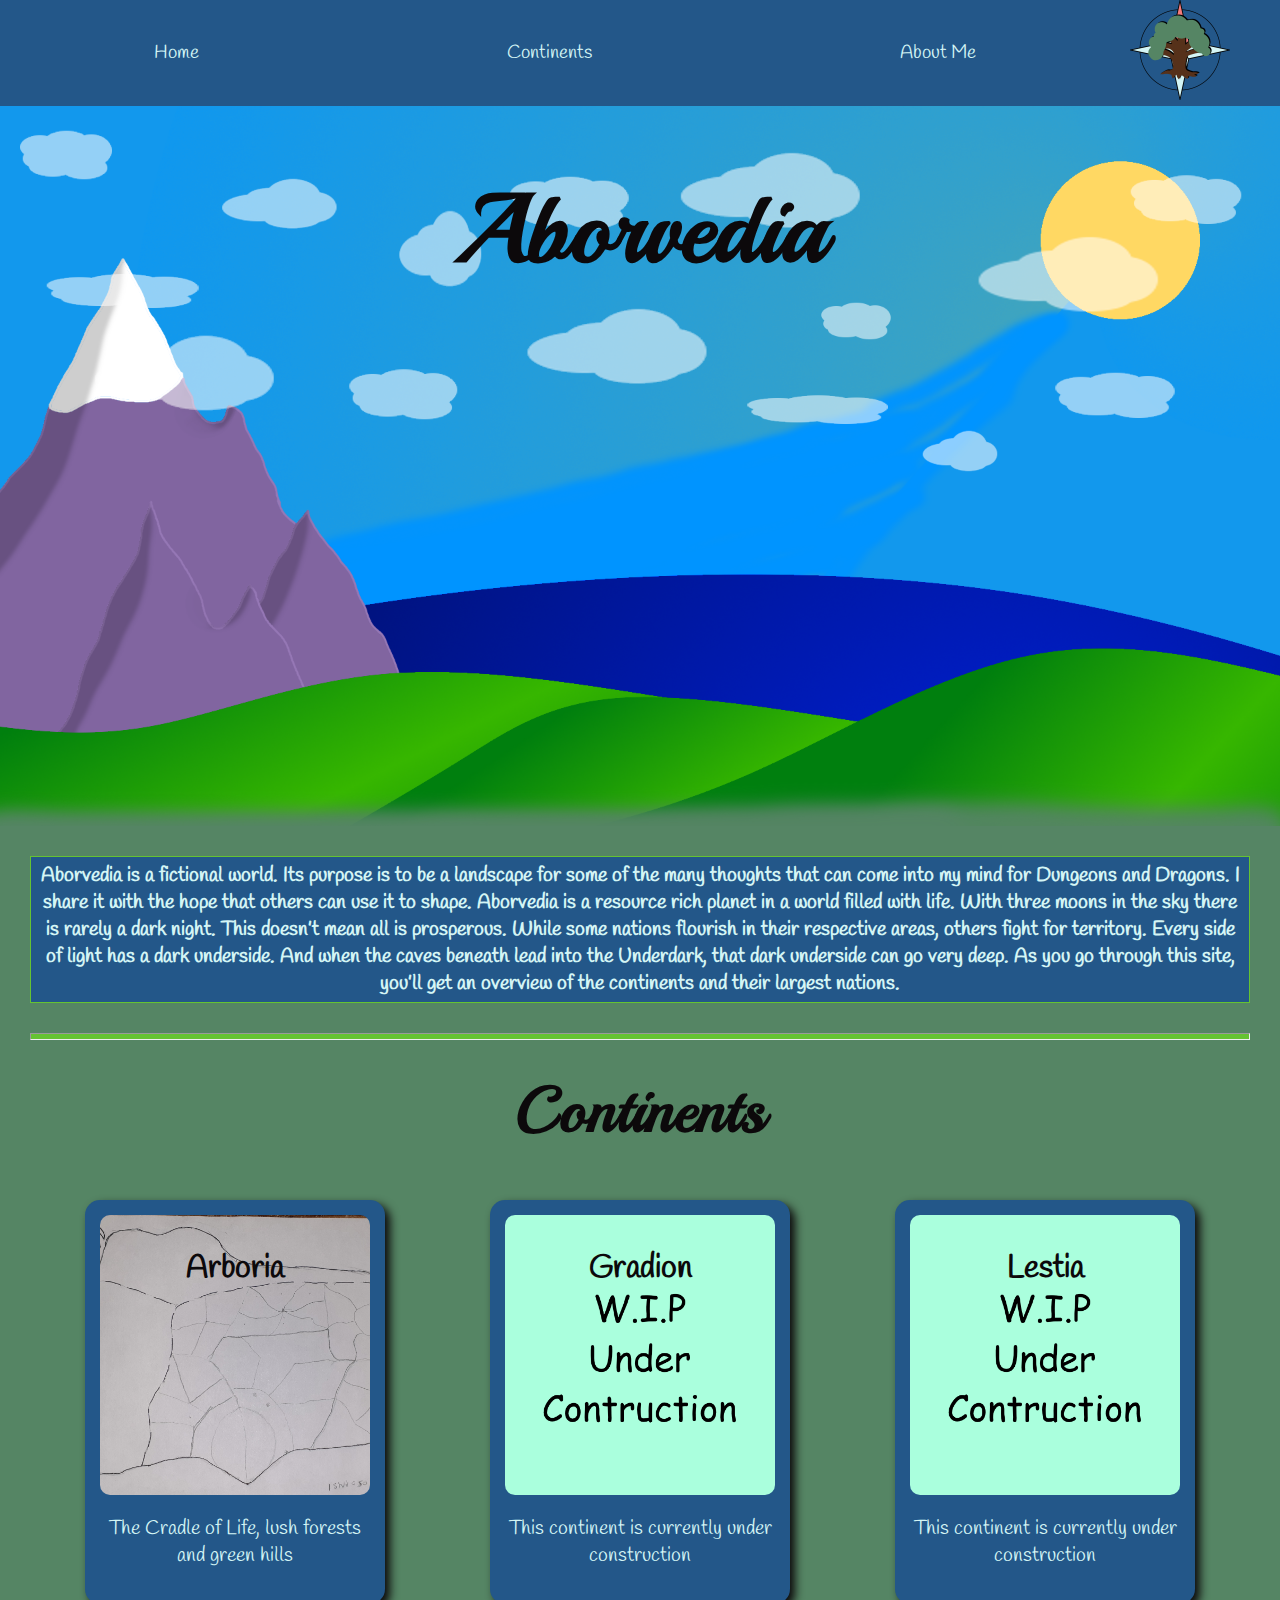
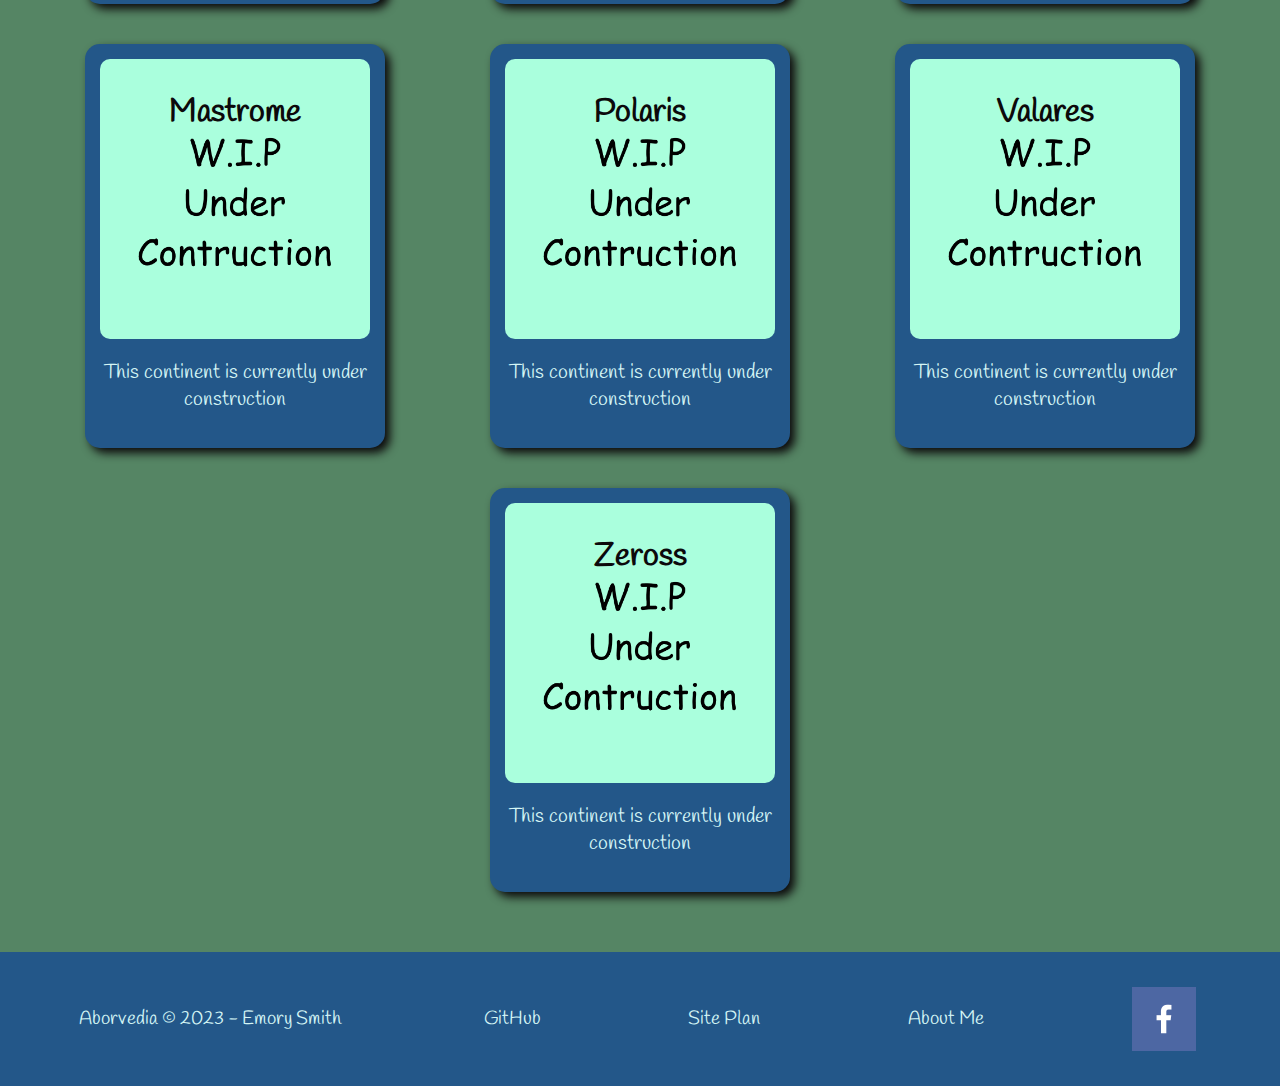
<file: personal-site/index.html>
<!DOCTYPE html>
<html lang="en">
<head>
    <meta charset="UTF-8">
    <meta name="viewport" content="width=device-width, initial-scale=1.0">
    <title>Aborvedia</title>
    <link rel="stylesheet" href="styles/style.css">
</head>
<body>
<div id="content">
<header>
    <nav>
        <a href="index.html">Home</a>
        <div class="drop-down">
            <button class="drop-button">Continents</button>
            <div class="drop-content">
                <a href="arboria.html">Arboria</a>
                <a href="#">Gradion</a>
                <a href="#">Lestia</a>
                <a href="#">Mastrome</a>
                <a href="#">Polaris</a>
                <a href="#">Valares</a>
                <a href="#">Zeross</a>
            </div>
        </div>
        <a href="about-me.html">About Me</a>
    </nav>
    <a href="index.html" id="logo-link">
        <img class="logo" src="images/Personal-Site-Logo-Alt.png" alt="Aborvedia Logo">
    </a>
</header>
<div id="home">
    <div class="home-box">
        <img class="title-image" src="images/title-image.png" alt="Drawing of a landscape">
        <h1 class="home-title">Aborvedia</h1>
    </div>
    <p class="aborvedia-intro">
        Aborvedia is a fictional world. Its purpose is to be a landscape for some of the many thoughts that can come into my mind for Dungeons and Dragons. I share it with the hope that others can use it to shape. Aborvedia is a resource rich planet in a world filled with life. With three moons in the sky there is rarely a dark night. This doesn’t mean all is prosperous. While some nations flourish in their respective areas, others fight for territory. Every side of light has a dark underside. And when the caves beneath lead into the Underdark, that dark underside can go very deep. As you go through this site, you’ll get an overview of the continents and their largest nations.
    </p>
</div>
<hr>
<main>
<h2 class="section-title">Continents</h2>
<div id="continents">
    <section class="continent-card">
        <a href="arboria.html"></a>    
        <h3 class="continent-card-title">Arboria</h3>
        <img class="continent-card-image" src="images/arboria-map.jpg" alt="Map of Arboria">
        <p>The Cradle of Life, lush forests and green hills</p>
    </section>
    <section class="continent-card">    
        <a href="#"></a>
        <h3 class="continent-card-title">Gradion</h3>
        <img class="continent-card-image" src="images/WIP.png" alt="W.I.P.">
        <p>This continent is currently under construction</p>
    </section>
    <section class="continent-card">    
        <a href="#"></a>
        <h3 class="continent-card-title">Lestia</h3>
        <img class="continent-card-image" src="images/WIP.png" alt="W.I.P.">
        <p>This continent is currently under construction</p>   
    </section>
    <section class="continent-card">  
        <a href="#"></a>  
        <h3 class="continent-card-title">Mastrome</h3>
        <img class="continent-card-image" src="images/WIP.png" alt="W.I.P.">
        <p>This continent is currently under construction</p> 
    </section>
    <section class="continent-card">   
        <a href="#"></a> 
        <h3 class="continent-card-title">Polaris</h3>
        <img class="continent-card-image" src="images/WIP.png" alt="W.I.P.">
        <p>This continent is currently under construction</p>
    </section>
    <section class="continent-card">  
        <a href="#"></a> 
        <h3 class="continent-card-title">Valares</h3>
        <img class="continent-card-image" src="images/WIP.png" alt="W.I.P.">
        <p>This continent is currently under construction</p>
    </section>
    <section class="continent-card"> 
        <a href="#"></a>   
        <h3 class="continent-card-title">Zeross</h3>
        <img class="continent-card-image" src="images/WIP.png" alt="W.I.P.">
        <p>This continent is currently under construction</p>    
    </section>
</div>
</main>
<footer>
    <p>Aborvedia &copy; 2023 - Emory Smith</p>
    <p><a href="https://github.com/ESmithByui">GitHub</a></p>
    <p><a href="site-plan.html">Site Plan</a></p>
    <p><a href="about-me.html">About Me</a></p>
    <a class="facebook-link" href="https://www.facebook.com/emory.smith.5264/">
        <img src="images/facebook.png" alt="facebook">
    </a>
</footer>
</div>
</body>
</html>
</file>
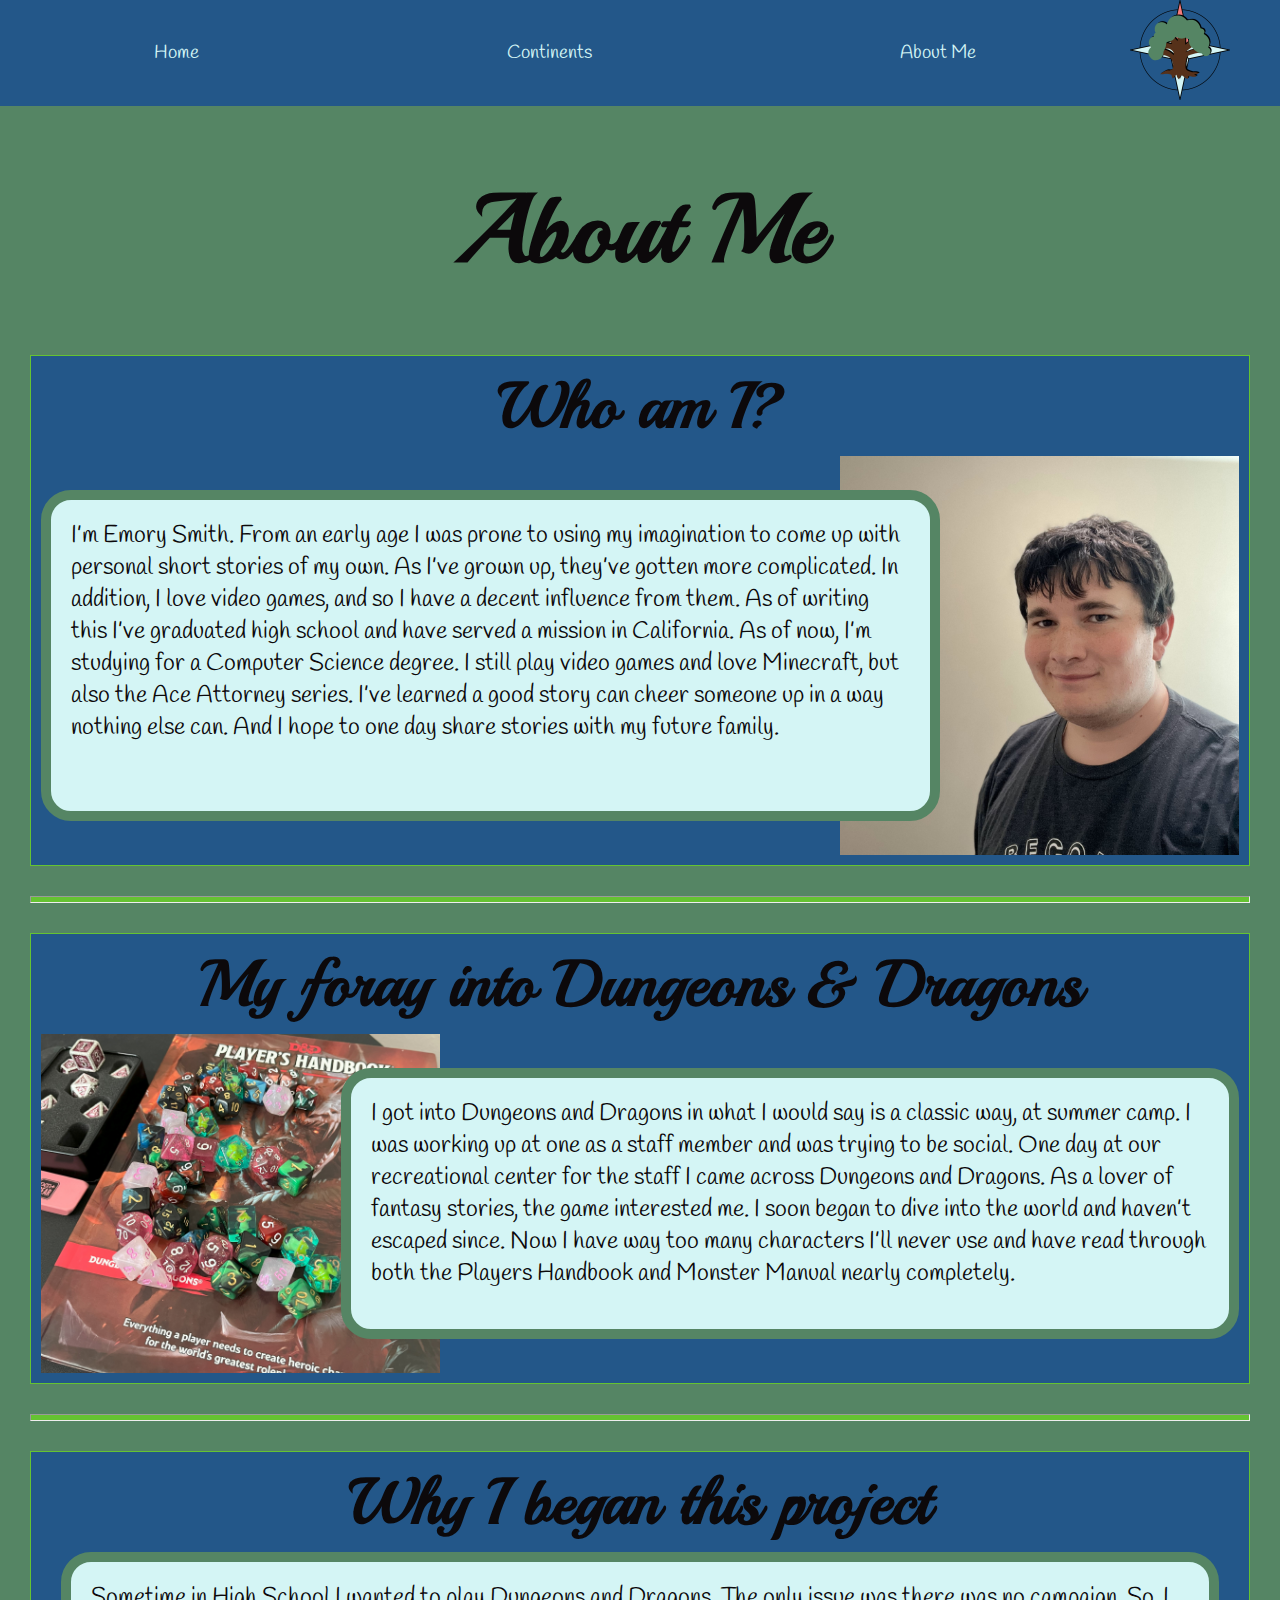
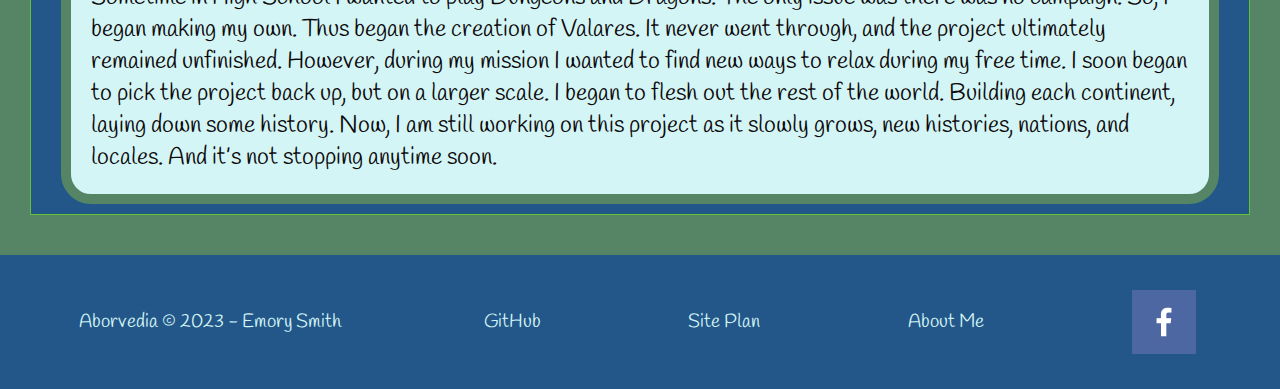
<file: personal-site/about-me.html>
<!DOCTYPE html>
<html lang="en">
<head>
    <meta charset="UTF-8">
    <meta name="viewport" content="width=device-width, initial-scale=1.0">
    <title>About Emory</title>
    <link rel="stylesheet" href="styles/style.css">
</head>
<body>
<div id="content">
<header>
    <nav>
        <a href="index.html">Home</a>
        <div class="drop-down">
            <button class="drop-button">Continents</button>
            <div class="drop-content">
                <a href="arboria.html">Arboria</a>
                <a href="#">Gradion</a>
                <a href="#">Lestia</a>
                <a href="#">Mastrome</a>
                <a href="#">Polaris</a>
                <a href="#">Valares</a>
                <a href="#">Zeross</a>
            </div>
        </div>
        <a href="about-me.html">About Me</a>
    </nav>
    <a href="index.html" id="logo-link">
        <img class="logo" src="images/Personal-Site-Logo-Alt.png" alt="Aborvedia Logo">
    </a>
</header>
<h1 class="about-me-title">About Me</h1>
<main>
    <section class="about-section">
        <h2 class="about-topic">Who am I?</h2>
        <p class="about-emory">
            I’m Emory Smith. From an early age I was prone to using my imagination to come up with personal short stories of my own. As I’ve grown up, they’ve gotten more complicated. In addition, I love video games, and so I have a decent influence from them. As of writing this I’ve graduated high school and have served a mission in California. As of now, I’m studying for a Computer Science degree. I still play video games and love Minecraft, but also the Ace Attorney series. I’ve learned a good story can cheer someone up in a way nothing else can. And I hope to one day share stories with my future family.
        </p>
        <img class="about-emory-img" src="images/Emory.jpg" alt="Picture of Emory">
    </section>
    <hr>
    <section class="about-section">
        <h2 class="about-topic">My foray into Dungeons & Dragons</h2>
        <p class="about-dnd">
            I got into Dungeons and Dragons in what I would say is a classic way, at summer camp. I was working up at one as a staff member and was trying to be social. One day at our recreational center for the staff I came across Dungeons and Dragons. As a lover of fantasy stories, the game interested me. I soon began to dive into the world and haven’t escaped since. Now I have way too many characters I’ll never use and have read through both the Players Handbook and Monster Manual nearly completely.
        </p>
        <img class="about-dnd-img" src="images/Dice-E.jpg" alt="Picture of dice">
    </section>
    <hr>
    <section class="about-section">
        <h2 class="about-topic">Why I began this project</h2>
        <p class=about-project>
            Sometime in High School I wanted to play Dungeons and Dragons. The only issue was there was no campaign. So, I began making my own. Thus began the creation of Valares. It never went through, and the project ultimately remained unfinished. However, during my mission I wanted to find new ways to relax during my free time. I soon began to pick the project back up, but on a larger scale. I began to flesh out the rest of the world. Building each continent, laying down some history. Now, I am still working on this project as it slowly grows, new histories, nations, and locales. And it’s not stopping anytime soon.
        </p>
    </section>
</main>
<footer>
    <p>Aborvedia &copy; 2023 - Emory Smith</p>
    <p><a href="https://github.com/ESmithByui">GitHub</a></p>
    <p><a href="site-plan.html">Site Plan</a></p>
    <p><a href="about-me.html">About Me</a></p>
    <a class="facebook-link" href="https://www.facebook.com/emory.smith.5264/">
        <img src="images/facebook.png" alt="facebook">
    </a>
</footer>
</div>
</body>
</html>
</file>
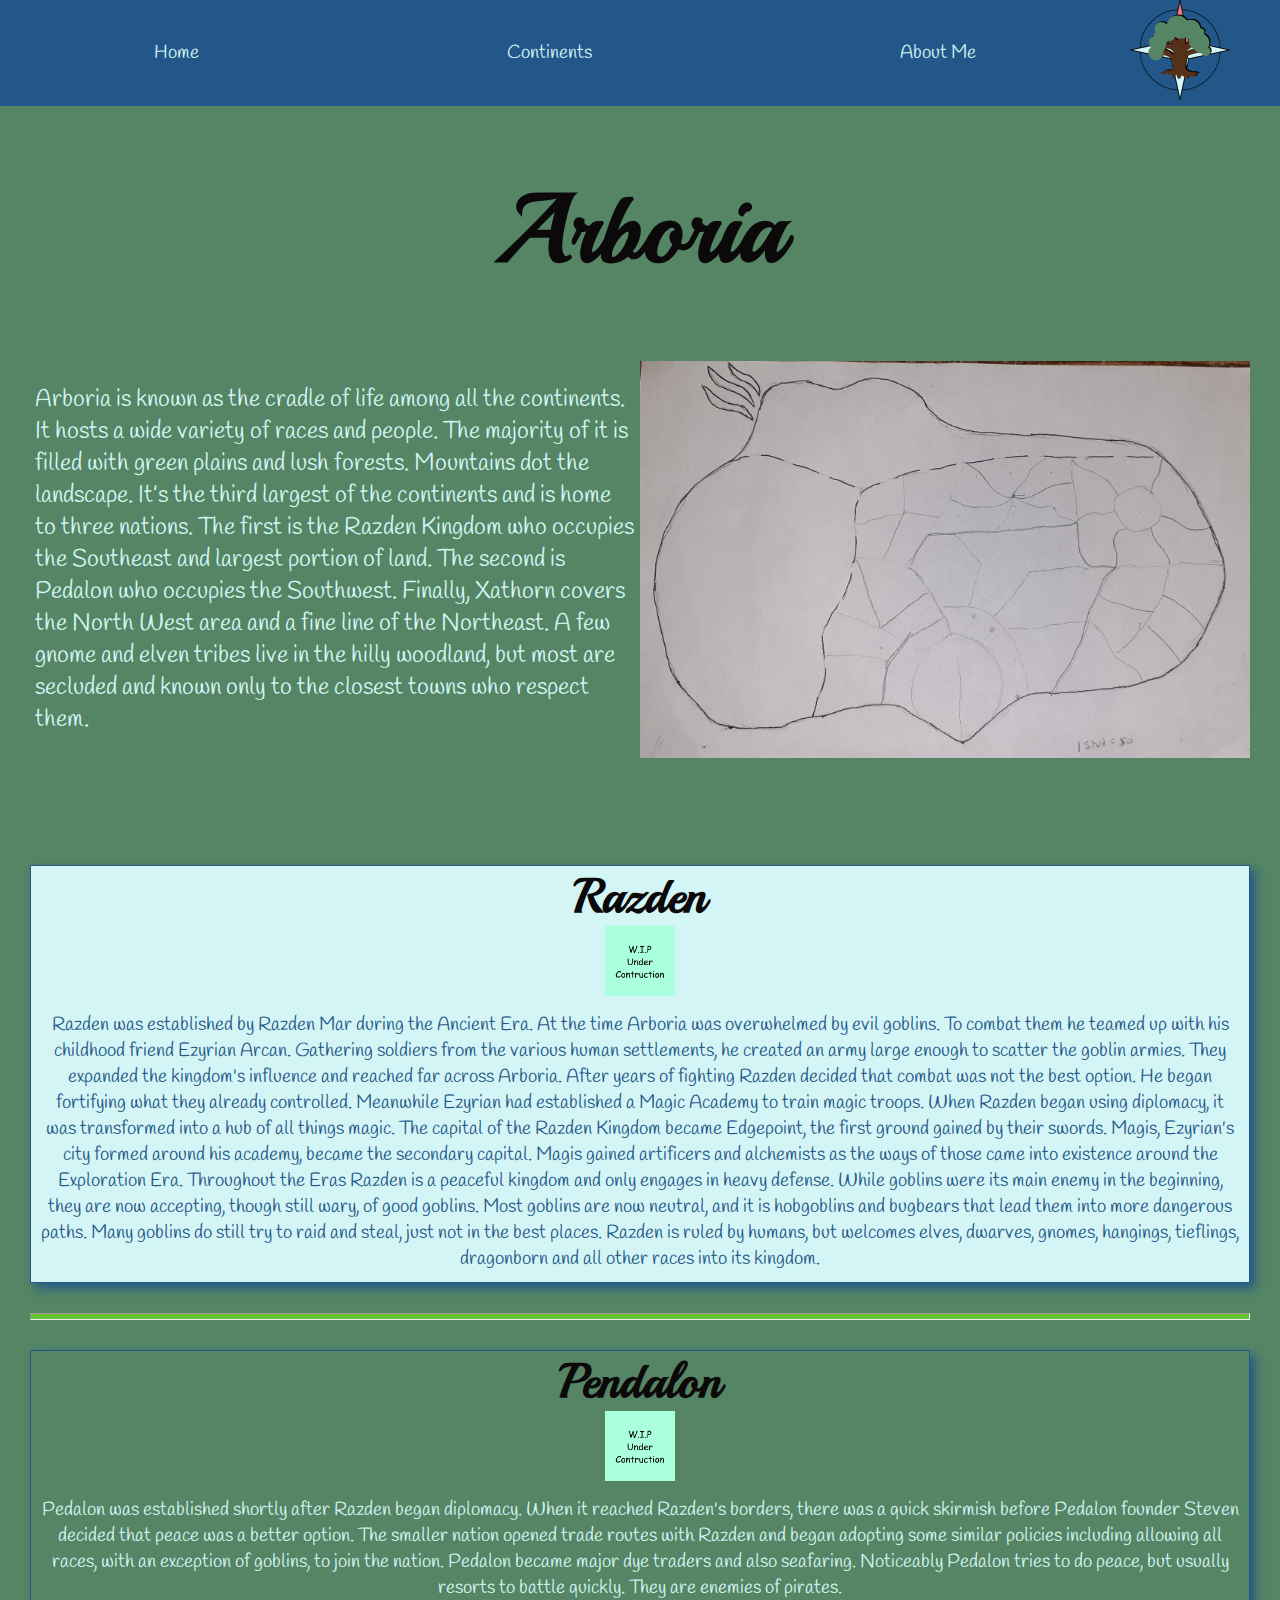
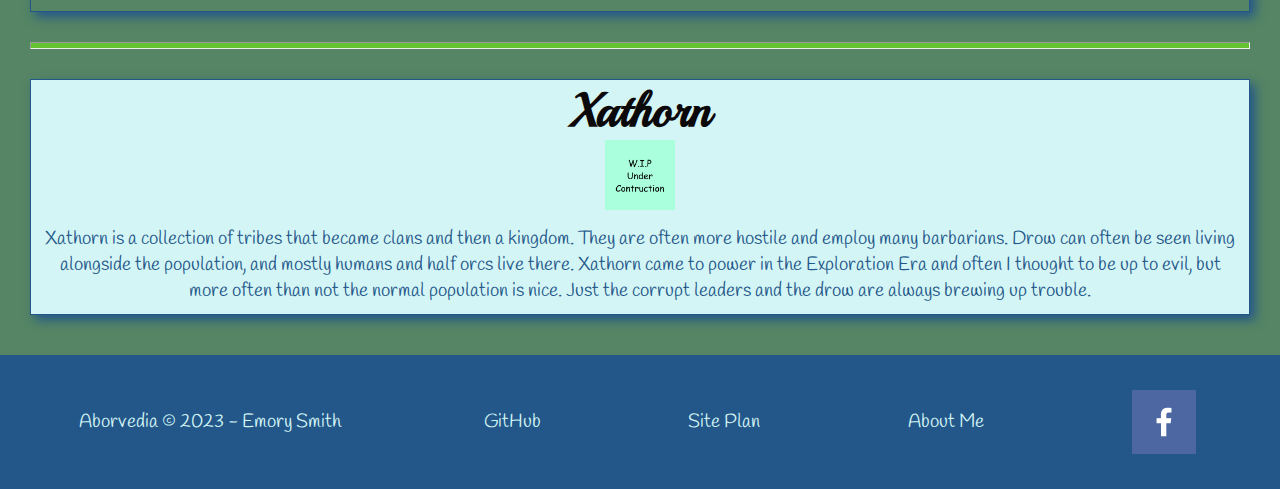
<file: personal-site/arboria.html>
<!DOCTYPE html>
<html lang="en">
<head>
    <meta charset="UTF-8">
    <meta name="viewport" content="width=device-width, initial-scale=1.0">
    <title>Arboria</title>
    <link rel="stylesheet" href="styles/style.css">
</head>
<body>
<div id="content">
<header>
    <nav>
        <a href="index.html">Home</a>
        <div class="drop-down">
            <button class="drop-button">Continents</button>
            <div class="drop-content">
                <a href="arboria.html">Arboria</a>
                <a href="#">Gradion</a>
                <a href="#">Lestia</a>
                <a href="#">Mastrome</a>
                <a href="#">Polaris</a>
                <a href="#">Valares</a>
                <a href="#">Zeross</a>
            </div>
        </div>
        <a href="about-me.html">About Me</a>
    </nav>
    <a href="index.html" id="logo-link">
        <img class="logo" src="images/Personal-Site-Logo-Alt.png" alt="Aborvedia Logo">
    </a>
</header>
<h1 class="continent-title">Arboria</h1>
<div id="continent-opening">
    <p>
        Arboria is known as the cradle of life among all the continents. It hosts a wide variety of races and people. The majority of it is filled with green plains and lush forests. Mountains dot the landscape. It’s the third largest of the continents and is home to three nations.
        The first is the Razden Kingdom who occupies the Southeast and largest portion of land. The second is Pedalon who occupies the Southwest. Finally, Xathorn covers the North West area and a fine line of the Northeast. A few gnome and elven tribes live in the hilly woodland, but most are secluded and known only to the closest towns who respect them.
    </p>
    <img class="continent-image" src="images/arboria-map.jpg" alt="Map of Arboria">
</div>
<main id="nations">
    <section class="nation">
        <h2 class="nation-title">Razden</h2>
        <img class="nation-img" src="images/WIP.png" alt="W.I.P.">
        <p class="nation-description">
            Razden was established by Razden Mar during the Ancient Era. At the time Arboria was overwhelmed by evil goblins. To combat them he teamed up with his childhood friend Ezyrian Arcan. Gathering soldiers from the various human settlements, he created an army large enough to scatter the goblin armies. They expanded the kingdom's influence and reached far across Arboria. After years of fighting Razden decided that combat was not the best option. He began fortifying what they already controlled. Meanwhile Ezyrian had established a Magic Academy to train magic troops. When Razden began using diplomacy, it was transformed into a hub of all things magic. The capital of the Razden Kingdom became Edgepoint, the first ground gained by their swords. Magis, Ezyrian's city formed around his academy, became the secondary capital. Magis gained artificers and alchemists as the ways of those came into existence around the Exploration Era. Throughout the Eras Razden is a peaceful kingdom and only engages in heavy defense. While goblins were its main enemy in the beginning, they are now accepting, though still wary, of good goblins. Most goblins are now neutral, and it is hobgoblins and bugbears that lead them into more dangerous paths. Many goblins do still try to raid and steal, just not in the best places. Razden is ruled by humans, but welcomes elves, dwarves, gnomes, hangings, tieflings, dragonborn and all other races into its kingdom.
        </p>
    </section>
    <hr>
    <section class="nation nation-even">
        <h2 class="nation-title">Pendalon</h2>
        <img class="nation-img" src="images/WIP.png" alt="W.I.P.">
        <p class="nation-description">
            Pedalon was established shortly after Razden began diplomacy. When it reached Razden's borders, there was a quick skirmish before Pedalon founder Steven decided that peace was a better option. The smaller nation opened trade routes with Razden and began adopting some similar policies including allowing all races, with an exception of goblins, to join the nation. Pedalon became major dye traders and also seafaring. Noticeably Pedalon tries to do peace, but usually resorts to battle quickly. They are enemies of pirates.        </p>
    </section>
    <hr>
    <section class="nation">
        <h2 class="nation-title">Xathorn</h2>
        <img class="nation-img" src="images/WIP.png" alt="W.I.P.">
        <p class="nation-description">
            Xathorn is a collection of tribes that became clans and then a kingdom. They are often more hostile and employ many barbarians. Drow can often be seen living alongside the population, and mostly humans and half orcs live there. Xathorn came to power in the Exploration Era and often I thought to be up to evil, but more often than not the normal population is nice. Just the corrupt leaders and the drow are always brewing up trouble.        </p>
    </section>
</main>
<footer>
    <p>Aborvedia &copy; 2023 - Emory Smith</p>
    <p><a href="https://github.com/ESmithByui">GitHub</a></p>
    <p><a href="site-plan.html">Site Plan</a></p>
    <p><a href="about-me.html">About Me</a></p>
    <a class="facebook-link" href="https://www.facebook.com/emory.smith.5264/">
        <img src="images/facebook.png" alt="facebook">
    </a>
</footer>
</div>
</body>
</html>
</file>
<file: personal-site/styles/style.css>
@import url('https://fonts.googleapis.com/css2?family=Handlee&family=Playball&display=swap');

body {
    margin: 0 auto;
    padding: 0;
    font-family: "Handlee", Arial, sans-serif;
    max-width: 2000px;
    color: #0C090B;
    background-color: #0C090B;
}
#content {
    background-color: #558564;
}
hr {
    height: 5px;
    margin: 30px;
    background: #65C332;
}
header {
    background-color: #235789;
    display: grid;
    grid-template-columns: auto 150px;
    align-items: center;
}
nav {
    display: flex;
    justify-content: space-around;
}
nav a {
    text-align: center;
    text-decoration: none;
    color: #D4F5F5;
    padding: 40px;
    font-size: 1.2em;
}
nav a:hover{
    background-color: #558564;
}
.drop-button {
    background-color: #235789;
    color: #D4F5F5;
    padding: 40px;
    font-size: 1.2em;
    border: none;
    font-family: "Handlee", Arial, sans-serif;
}
.drop-down {
    position: relative;
    display: inline-block;
}
.drop-content {
    display: none;
    position: absolute;
    background-color: #D4F5F5;
    min-width: 160px;
    box-shadow: 0px 10px 15px #0C090B;
    z-index: 4;
}
.drop-content a {
    text-align: center;
    text-decoration: none;
    color: #235789;
    padding: 40px;
    font-size: 1.2em;
    display: block;
    padding: 5px 40px;
}
.drop-content a:hover {
    background-color: #65C332;
}
.drop-down:hover .drop-content {
    display: block;
}
.drop-down:hover .drop-button {
    background-color: #558564;
}
.logo-link{
    padding-top: 5px;
    justify-self: center;
    align-self: center;
}
.logo {
    width: 100px;
}
.home-box {
    display: grid;
    grid-template-columns: 1fr 300px 1fr;
    justify-items: center;
}
.title-image {
    width: 100%;
    grid-column: 1/4;
    grid-row: 1/3;
}
.home-title {
    font-family: "Playball";
    font-weight: bold;
    font-size: 6em;
    grid-column: 2/3;
    grid-row: 1/2;
    color: #0C090B;
}
.aborvedia-intro {
    background-color: #235789;
    color: #D4F5F5;
    text-align: center;
    font-weight: bold;
    font-size: 1.25em;
    border: 1px solid #65C332 ;
    padding: 5px;
    margin: 30px;
    
}
.section-title {
    margin: 30px;
    text-align: center;
    color: #0C090B;
    font-family: "Playball";
    font-size: 4em;
}
#continents {
    display: flex;
    flex-wrap: wrap;
    justify-content: space-evenly;
    align-items: center;
}
.continent-card {
    margin: 20px;
    width: 300px;
    background-color: #235789;
    display: grid;
    grid-template-columns: 15px 1fr 15px;
    grid-template-rows: 15px 280px 1fr 15px;
    justify-content: center;
    border-radius: 15px;
    box-shadow: 5px 5px 10px #0C090B;
    color: #D4F5F5;
}
.continent-card:hover {
    background-color: #D4F5F5;
    color: #235789;
    transform: scale(1.05);
}
.continent-card a{
    grid-column: 2/3;
    grid-row: 2/3;
    z-index: 2;
}
.continent-card-title {
    text-align: center;
    grid-column: 2/3;
    grid-row: 2/3;
    z-index: 1;
    font-size: 2em;
    color: #0C090B;
}
.continent-card-image {
    width: 100%;
    height: 100%;
    object-fit: cover;
    grid-column: 2/3;
    grid-row: 2/3;
    border-radius: 10px;
}
.continent-card p {
    text-align: center;
    grid-column: 2/3;
    grid-row: 3/4;
    font-size: 1.25em;
}
.continent-link {
    grid-column: 1/4;
    grid-row: 1/5;
    background-color: #65C332;
}
footer {
    background-color: #235789;
    display: flex;
    justify-content: space-around;
    align-items: center;
    padding: 30px 10px;
    margin-top: 40px;
    color: #D4F5F5;
    font-size: 1.2em;
}
footer a {
    color: #D4F5F5;
    text-decoration: none;
    padding: 5px;
}
footer a:hover {
    text-decoration: underline;
    color: #65C332;
}
.facebook-link {
    font-size: 0;
}
footer a img {
    width: 100%;

}
.continent-title {
    font-family: "Playball";
    font-weight: bold;
    font-size: 6em;
    color: #0C090B;
    text-align: center;
}
#continent-opening {
    margin: 30px;
    display: grid;
    grid-template-columns: 1fr 1fr;
    align-items: center;
}
#continent-opening p {
    padding: 5px;
    color: #D4F5F5;
    font-size: 1.5em;
}
.continent-image {
    width: 100%;
}

#nations {
    text-align: center;
    margin-top: 100px;
}
.nation {
    margin: 30px;
    background-color: #D4F5F5;
    border: 1px solid #235789;
    box-shadow: 5px 5px 10px #235789;
}
.nation-even {
    background-color: #558564;
}
.nation-title {
    color: #0C090B;
    font-size: 3em;
    font-family: "Playball";
    margin: 0;
}
.nation-img {
    width: 70px;
}
.nation-description {
    margin: 0;
    font-size: 1.2em;
    padding: 10px;
    color: #235789;
}
.nation-even .nation-description {
    color: #D4F5F5;
}
.about-me-title {
    font-family: "Playball";
    font-weight: bold;
    font-size: 6em;
    color: #0C090B;
    text-align: center;
}
.about-section {
    margin: 30px;
    display: grid;
    grid-template-columns: repeat(12, 1fr);
    grid-template-rows: .2fr 10px 1fr 10px;
    background-color: #235789;
    padding: 10px;
    border: 1px solid #65C332;
}
.about-topic {
    grid-column: 1/15;
    grid-row: 1/2;
    margin: 0;
    font-family: "Playball";
    font-weight: bold;
    font-size: 4em;
    color: #0C090B;
    text-align: center;
    z-index: 2;
    padding-bottom: 10px;
}
.about-emory {
    grid-column: 1/10;
    grid-row: 3/4;
    z-index: 1;
    background-color: #D4F5F5;
    color: #0C090B;
    font-size: 1.5em;
    border: 10px solid #558564;
    border-radius: 30px;
    padding: 20px;
}
.about-emory-img {
    grid-column: 9/13;
    grid-row: 2/5;
    width: 100%;
}
.about-dnd {
    grid-column: 4/13;
    grid-row: 3/4;
    z-index: 1;
    background-color: #D4F5F5;
    color: #0C090B;
    font-size: 1.5em;
    border: 10px solid #558564;
    border-radius: 30px;
    padding: 20px;
}
.about-dnd-img {
    grid-column: 1/5;
    grid-row: 2/5;
    width: 100%;
}
.about-project {
    grid-column: 1/13;
    grid-row: 2/5;
    z-index: 1;
    background-color: #D4F5F5;
    color: #0C090B;
    font-size: 1.5em;
    border: 10px solid #558564;
    border-radius: 30px;
    padding: 20px;
    margin: 0 20px;
}
</file>
